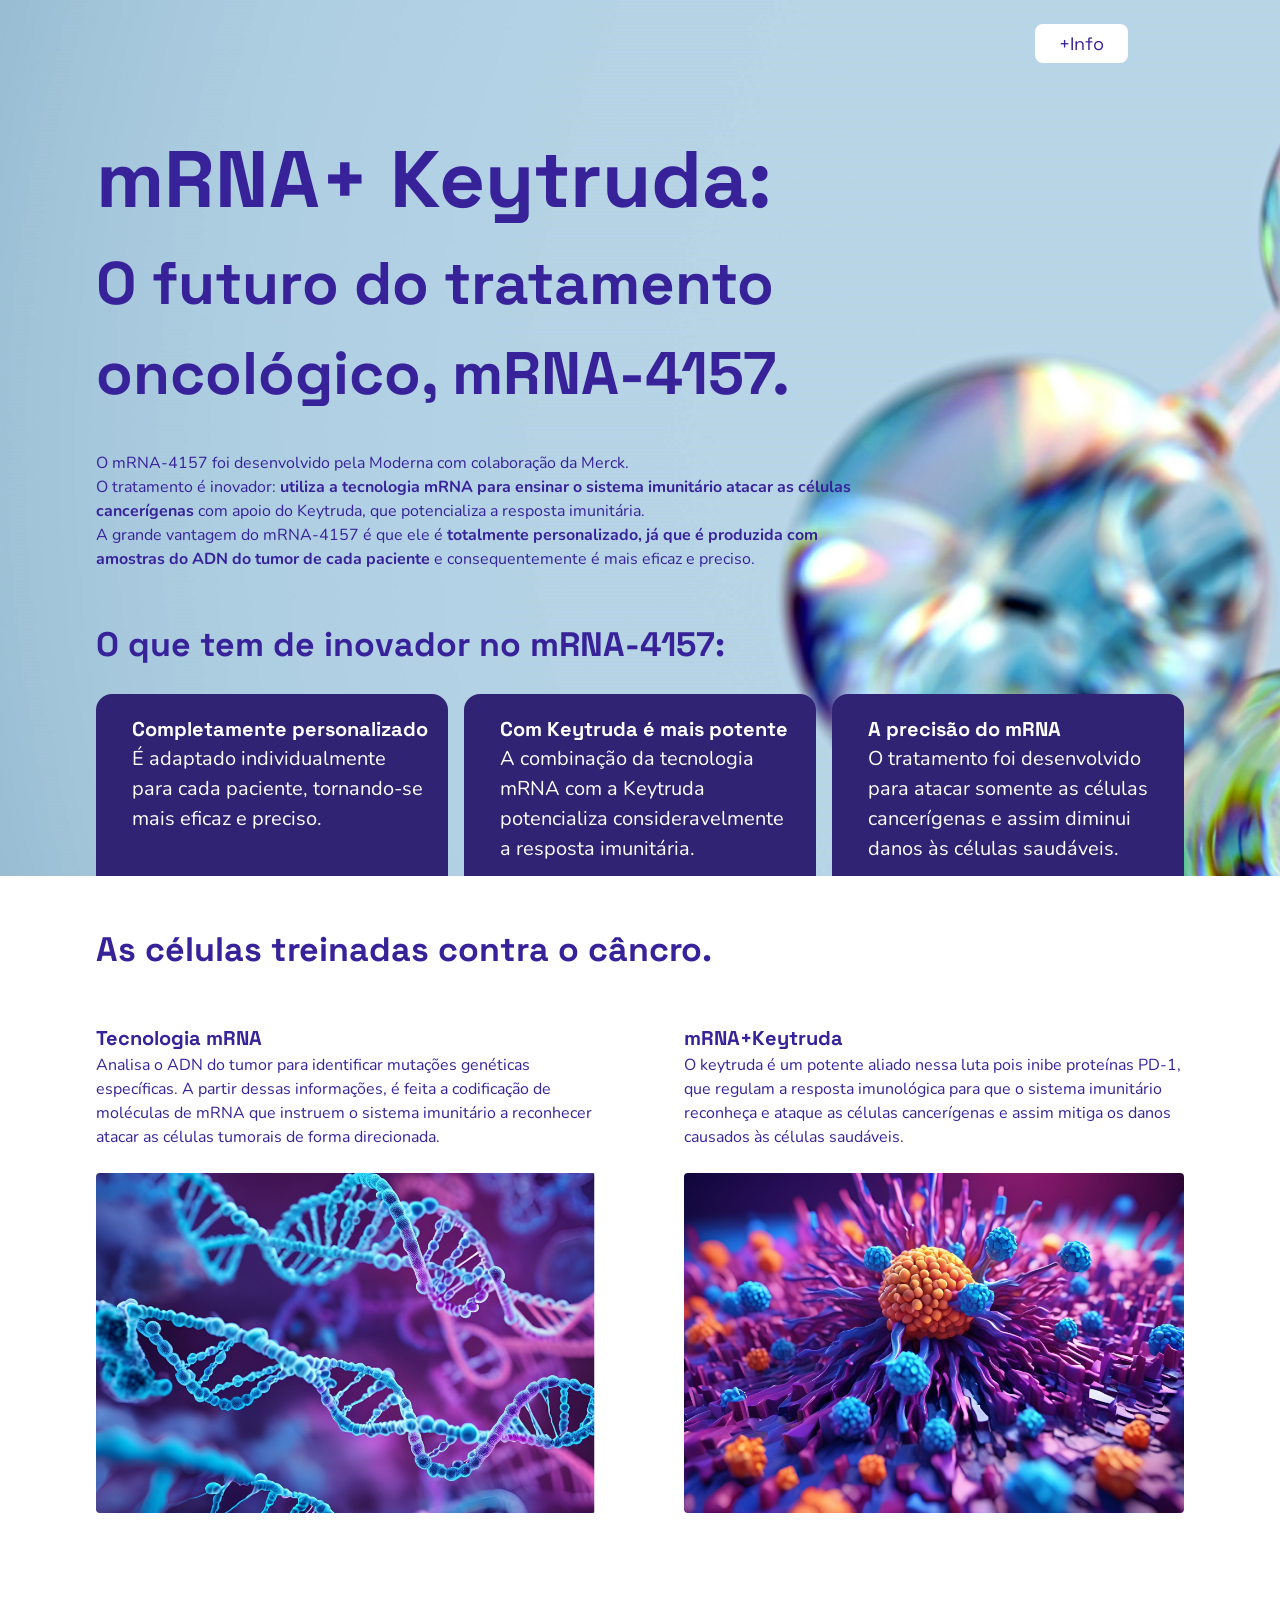
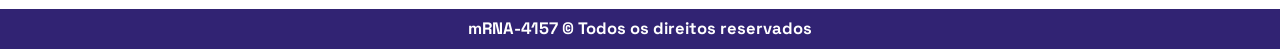
<file: index.html>
<!DOCTYPE html>
<html lang="en">
<head>
    <meta charset="UTF-8">
    <meta name="viewport" content="width=device-width, initial-scale=1.0">
    <title>mRNA-4157</title>
    <link rel="preconnect" href="https://fonts.googleapis.com">
    <link rel="preconnect" href="https://fonts.gstatic.com" crossorigin>
    <link href="https://fonts.googleapis.com/css2?family=Nunito:ital,wght@0,200..1000;1,200..1000&family=Space+Grotesk:wght@300..700&display=swap" rel="stylesheet">

    <link rel="stylesheet" href="modal.css">
    <link rel="stylesheet" href="header.css">
    <link rel="stylesheet" href="main.css">
    <link rel="stylesheet" href="global.css">
    <link rel="stylesheet" href="responsive-desktop.css">
    <link rel="stylesheet" href="responsive-tablet.css">
    <link rel="stylesheet" href="responsive-mobile.css">
    

</head>
    

<body>   
      
    <div class="background"> 
            <div class="container">
                <header>                   
                    <button id="info" class="button">+Info</button>  
                </header>
                
                <main>    
                    <div class="intro">
                        <div class="intro-text">
                            <h1>mRNA+ Keytruda: </h1>
                            <h2>O futuro do tratamento oncológico,<strong> mRNA-4157</strong>.</h2>
                            <p>O mRNA-4157 foi desenvolvido pela Moderna com colaboração da Merck. <br> O tratamento é inovador: <strong>utiliza a tecnologia mRNA para ensinar o sistema imunitário atacar as células cancerígenas</strong> com apoio do Keytruda, que potencializa a resposta imunitária.
                            </p>
                            <p>A grande vantagem do mRNA-4157 é que ele é  <strong>totalmente personalizado, já que é produzida com amostras do ADN do tumor de cada paciente</strong> e consequentemente é mais eficaz e preciso.</p>
                        </div>
                        <h3>O que tem de inovador no mRNA-4157:</h3>                
                    </div>

                    <div class="benefits">
                        <div class="benefits-item">
                            <h4>Completamente personalizado</h4>
                            <p>É adaptado individualmente para cada paciente, tornando-se mais eficaz e preciso.</p>
                        </div>
                        <div class="benefits-item">
                            <h4>Com Keytruda é mais potente</h4>
                            <p>A combinação da tecnologia mRNA  com a Keytruda potencializa consideravelmente a resposta imunitária.</p>
                        </div>
                            <div class="benefits-item">
                            <h4>A precisão do mRNA</h4>
                            <p>O tratamento foi desenvolvido para atacar somente as células cancerígenas e assim diminui danos às células saudáveis.
                            </p>
                        </div>
                    </div>
                </main>
            </div>    
    </div>                
            <div class="container">    
                <section>
                    <div class="conclusion-title">
                            <h3>As células treinadas contra o câncro.</h3>
                    </div>
                    <div class="conclusion">
                        <div class="rna">
                            <h4>Tecnologia mRNA</h4>
                            <p>Analisa o ADN do tumor para identificar mutações genéticas específicas. A partir dessas informações, é feita a codificação de moléculas de mRNA que instruem o sistema imunitário a reconhecer   atacar as células tumorais de forma direcionada.</p>
                            <img src="img/rna.png" alt="Tecnologia mRNA">
                        </div>
                        <div class="keytruda">
                            <h4>mRNA+Keytruda</h4>
                            <p>O keytruda é um potente aliado nessa luta pois inibe proteínas PD-1,  que regulam a resposta imunológica para que o sistema imunitário reconheça e ataque as células cancerígenas e assim mitiga os danos causados às células saudáveis.</p>
                            <img src="img/keytruda.png" alt="Keytruda">
                        </div>
                    </div>
                            
                </section>
            </div>    
            
            <footer>                 
                <h5>mRNA-4157 © Todos os direitos reservados</h5>
            </footer>                      

            <div class="modal" id="modal">
                
                    <div class="modal-close" id="close" aria-label="Fechar">&times;</div>
                    <div class="modal-head">
                     <h4>Entre em contacto para mais informações.</h4>
                    </div>                
                    <div class="modal-body">
                        <form>
                            <label for="fname">Nome:</label><br>
                            <input type="text" id="fname" name="fname" disabled><br>
                            <label for="email">E-mail:</label><br>
                            <input type="email" id="email" name="email" disabled><br>
                            <input type="submit" id="enviar" value="Enviar" disabled>
                        </form>                                     
                    </div>  
                                  
            </div>
            <div class="overlay" id="overlay"></div>


    <script src="modal.js"></script>
</body>
</html>
</file>
<file: modal.css>
*{
    margin: 0;
    padding: 0;
    box-sizing: border-box;
}
.modal-head{
    
    padding: 0 16px;    
}
.modal-close{
    display: flex;
    justify-content: end;
    width: 100%;
    cursor: pointer;
    font-size: 32px;
    color: #38229A;
    background: transparent;
    border: none;
    padding: 0 8px;
    margin:0;
}
.modal-close:hover{
    color: #8f7ce4;
}
.modal-close:focus-visible{
    outline: 3px solid #8f7ce4;
    outline-offset: 2px;
}
.modal{
    display: none;
}
.modal.active{
    display: block;
    width: 510px;
    max-width: 80%;
    
    position: fixed;
    top: 50%;
    left: 50%;
    transform: translate(-50%, -50%);
    z-index: 10;
   
    border-radius: 8px;
    background-color: #ffffff;   
    padding: 0 16px 32px 32px;    
}
.modal-body{
    display: flex;
    
    flex-direction: column;

    margin-top: 32px;
    padding: 0 16px;
}
label, input{
    font-family: 'Nunito', sans-serif;
    font-size: 16px;
    color: #38229A;    
    margin-bottom: 16px;    
}
input{
    padding: 8px;
    border: 1px solid #c6c3d3;
    border-radius: 8px;
    width: 100%;
}
input:focus{
    outline: none;
    border: 1px solid #38229A;
}
#enviar{
    background-color: #e1dcfa;
    color: #38229A;
    border: none;
    padding: 12px 24px;
    border-radius: 8px;        
}
.overlay.active{    
    position: fixed;
    top: 0;
    bottom: 0;     
    left: 0;
    right: 0;  
    background: rgba(50, 35, 121, 0.17);
    backdrop-filter: blur(5px);
    -webkit-backdrop-filter: blur(5px);   
}
</file>
<file: header.css>
header{
    display: flex;
    justify-content: flex-end;
}
.button{
    background-color: #ffffff;
    color: #38229A;
    border: none;
    padding: 8px 24px;
    border-radius: 8px;
    margin: 24px 56px 24px 24px;
    font-family: 'space grotesk', sans-serif;
    font-size: 18px;
    text-decoration: none;
    
    transition: background-color 0.3s, color 0.3s;
    animation: 1s grow;
}
@keyframes grow{
    0%{
        transform: scale(0);
    }
    100%{
        transform: scale(1);
    }
}
.button:hover{
    background-color: #38229A;
    color: #ffffff;
}
.button:focus-visible{
    outline: 3px solid #8f7ce4;
    outline-offset: 2px;
}
</file>
<file: main.css>
.intro{  
   max-width: 764px;
}
.intro-text{
   margin-bottom: 48px;
}

.benefits{
    display: flex;
    justify-content:flex-start;
    flex-direction: row;   
    gap: 16px; 
    margin-bottom:0;
    margin-top: 24px;
}

.benefits-item{
    background-color: #312373;
    padding: 12px;
    border-radius: 16px 16px 0 0;
    font-family: 'space grotesk', sans-serif;
    font-size: 18px;
    flex: 1;
}

.benefits-item p{
    font-family: 'nunito', sans-serif;
    font-size: 20px;
    color: #ffffff;
    padding: 0 8px 0px 24px;
}

.benefits-item h4{
    font-family: 'space grotesk', sans-serif;
    font-size: 20px;
    color: #ffffff;
    padding: 8px 8px 0 24px;    
}
.conclusion-title{
    margin: 48px 0;
}

.conclusion{
    display: flex;
    flex-direction: row;
    justify-content: space-between;
    gap: 32px;   
}
.rna, .keytruda{
    display: flex;
    flex-direction: column;  
    max-width: 500px;
    width: 100%;    
}
img{
    width: 100%;
    max-width: 500px;
    height: auto;
    margin: 24px 0 0;
    border-radius: 4px;
}
footer{
  display: flex;
  justify-content:center;
  align-items: center;
  color:  #ffffff;            
  min-height: 40px;
  width:100%;
  font-weight: 700;
  font-size: 20px;
  background-color: #312373;
  margin-top: 96px;            
}
footer h5{
  margin: 0;
}
</file>
<file: global.css>
* {
  box-sizing: border-box;
}
body{
    margin: 0;
    line-height: 1.5;    
}
.background{        
    background-image: url("img/background.jpg");
    background-size: cover;
    background-repeat: no-repeat;
    background-position: center;
    background-attachment: fixed;
}	
.container{
    display: flex;
    justify-content: flex-start;    
    flex-direction: column;
    max-width: 1300px;
    margin: 0 auto;
    padding: 0 24px;
}
h1{
    color: #38229A;
    font-family: 'space grotesk', sans-serif;
    font-size: 80px;   
    margin: 32px 0 0 0;
}
h2{
    color: #38229A;
    font-family: 'space grotesk', sans-serif;
    font-size: 60px;
    margin:0 0 32px 0;
}
h3{
    color: #38229A;
    font-family: 'space grotesk', sans-serif;
    font-size: 34px;
}
h4{
    color: #38229A;
    font-family: 'space grotesk', sans-serif;
    font-size: 20px;
    margin: 0;
}
h5{        
    font-family: 'space grotesk', sans-serif;
}
p{
    font-family: 'nunito', sans-serif;
    font-size: 16px;
    color: #38229A;    
}
</file>
<file: responsive-desktop.css>
@media(max-width:1300px){
    .container{
       margin: 0 80px;
       padding: 0 16px;
    } 
}

@media(max-width:1200px){    
    .rna, .keytruda{
        max-width: 450px;
        width: 100%;    
    }
    img{
        width: 100%;
        max-width: 450px;
    }
}

@media(max-width:1100px){
    .container{
       margin: 0 40px;       
    }
}
</file>
<file: responsive-tablet.css>
@media(max-width:1024px){

     .container{
        margin: 0 16px;
        padding: 0;

    }
    .background {        
        height: auto;            
        background-image: url("img/backgroundmobile.png");
        background-size:cover;
        background-repeat: no-repeat;
        background-position: top;
        background-attachment: fixed;
    }
    .button{
        margin-right: 20px;
    }
    .intro{
        margin: 16px 0 16px 16px;
        padding: 16px;
        width:90%;
    }
    .intro h1{
        margin-bottom: 8px;
    }
    .intro h3{
       margin-bottom: 0;
    }
    .intro p{
        width: 80%;
    }
    .benefits{
        justify-content:center;
        flex-direction: column;
        margin: 0;
        gap: 24px;
    }
    .benefits-item{
        flex-direction: column;
        justify-content: center;
        padding: 0;
        border-radius: 16px;
        width: 100%;
        margin: 0 25px;
        height: 200px;       
    }
    .benefits-item p{
        max-width: 80%;
    }
    .conclusion-title{
        display: flex;
        margin: 16px 24px 0 16px;
        padding: 16px;
        width: 90%;
    }
    .conclusion h3{
       margin: 0 16px 0 16px;
       font-size: 32px;
    }    
    .conclusion{
        display: flex;
        flex-direction: column;
        width: 100%;
        margin: 0;
        max-width:100%;
        gap: 24px;
    }
    .rna, .keytruda{
        display: flex;
        flex-direction: column;   
       max-width:100%;
        padding: 16px;
        margin: 0 16px 0 16px;
    }  
    img{
        width: 100%;
        max-width: none;
        margin: 0;
    }
    footer{
        justify-content: center;
    }

    h1{
        font-size: 56px;
     }
    h2{
        font-size: 32px;
     }
    h3{
        font-size: 28px;
     }
    h4{
        font-size: 18px;
     }
 
}
</file>
<file: responsive-mobile.css>
@media (max-width: 480px) {
    .background {          
        background-position: center;
    }    
    .benefits-item{
        padding: 16px;
        border-radius: 24px 0 0 24px;
        width: 100%;        
    }        
    .conclusion{
        width: 100%;
    }
    .rna, .keytruda{
        width: 100%; 
        padding: 16px;       
    } 
    .rna img, .keytruda img{        
        width: 100%;
        border-radius: 4px;
    }    
    footer{
        padding: 24px;
    }  
}
</file>
